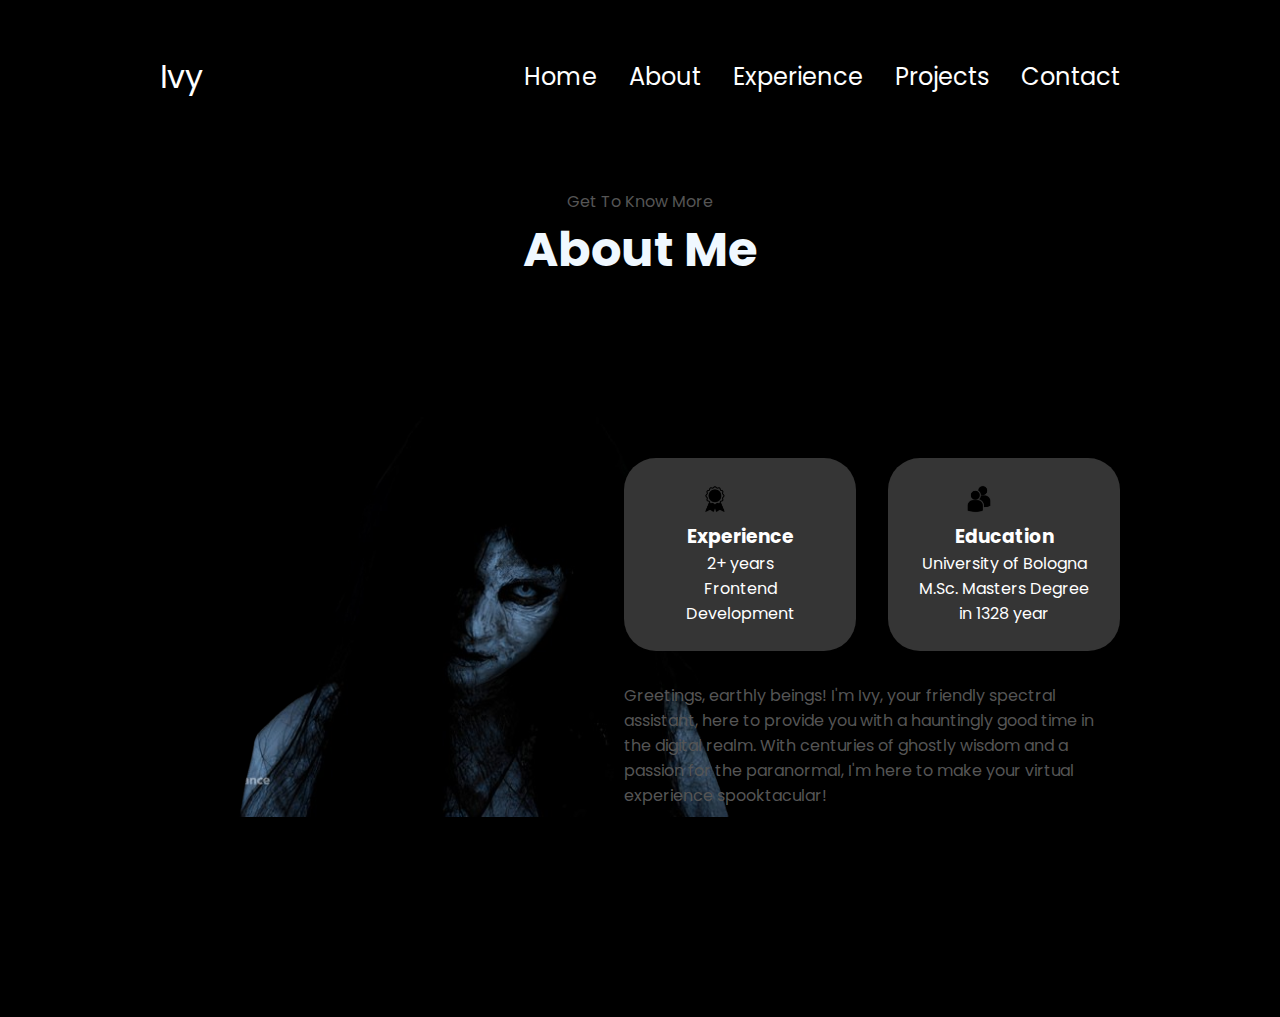
<file: about.html>
<!DOCTYPE html>
<html lang="en">
<head>
    <meta charset="UTF-8">
    <meta name="viewport" content="width=device-width, initial-scale=1.0">
    <title>Document</title>
    <link rel="stylesheet" href="style.css" />
    <link rel="stylesheet" href="mediaqueries.css" />
    <style>
      img {
        margin-right: 50px;
      }
    </style>
</head>
<body>
    <nav id="desktop-nav">
        <div class="logo">Ivy</div>
        <div>
          <ul class="nav-links">
            <li><a href="index.html">Home</a></li>
            <li><a href="about.html">About</a></li>
            <li><a href="experience.html">Experience</a></li>
            <li><a href="projects.html">Projects</a></li>
            <li><a href="contact.html">Contact</a></li>
          </ul>
        </div>
      </nav>
      <nav id="hamburger-nav">
        <div class="logo">Ivy</div>
        <div class="hamburger-menu">
          <div class="hamburger-icon" onclick="toggleMenu()">
            <span></span>
            <span></span>
            <span></span>
          </div>
          <div class="menu-links">
          <li><a href="index.html" onclick="toggleMenu()">Home</a></li>
            <li><a href="about.html" onclick="toggleMenu()">About</a></li>
            <li><a href="experience.html" onclick="toggleMenu()">Experience</a></li>
            <li><a href="projects.html" onclick="toggleMenu()">Projects</a></li>
            <li><a href="contact.html" onclick="toggleMenu()">Contact</a></li>
          </div>
        </div>
      </nav>
      <section id="about">
        <p class="section__text__p1">Get To Know More</p>
        <h1 class="title">About Me</h1>
        <div class="section-container">
          <div class="section__pic-container">
            <img
              src="3.png"
              alt="Profile picture"
              class="about-pic"
            />
          </div>
          <div class="about-details-container">
            <div class="about-containers">
              <div class="details-container">
                <img
                  src="experience.png"
                  alt="Experience icon"
                  class="icon"
                />
                <h3>Experience</h3>
                <p style="color: white;">2+ years <br />Frontend Development</p>
              </div>
              <div class="details-container">
                <img
                  src="education.png"
                  alt="Education icon"
                  class="icon"
                />
                <h3>Education</h3>
                <p style="color: white;">University of Bologna <br />M.Sc. Masters Degree in 1328 year</p>
              </div>
            </div>
            <div class="text-container">
              <p>
                Greetings, earthly beings! I'm Ivy, your friendly spectral assistant, here to provide you with a hauntingly good time in the digital realm. With centuries of ghostly wisdom and a passion for the paranormal, I'm here to make your virtual experience spooktacular!
              </p>
            </div>
          </div>
        </div>
        <img
          src="arrow.png"
          alt="Arrow icon"
          class="icon arrow"
          onclick="location.href='./#experience'"
        />
      </section>
      <script src="script.js"></script>
</body>
</html>
</file>
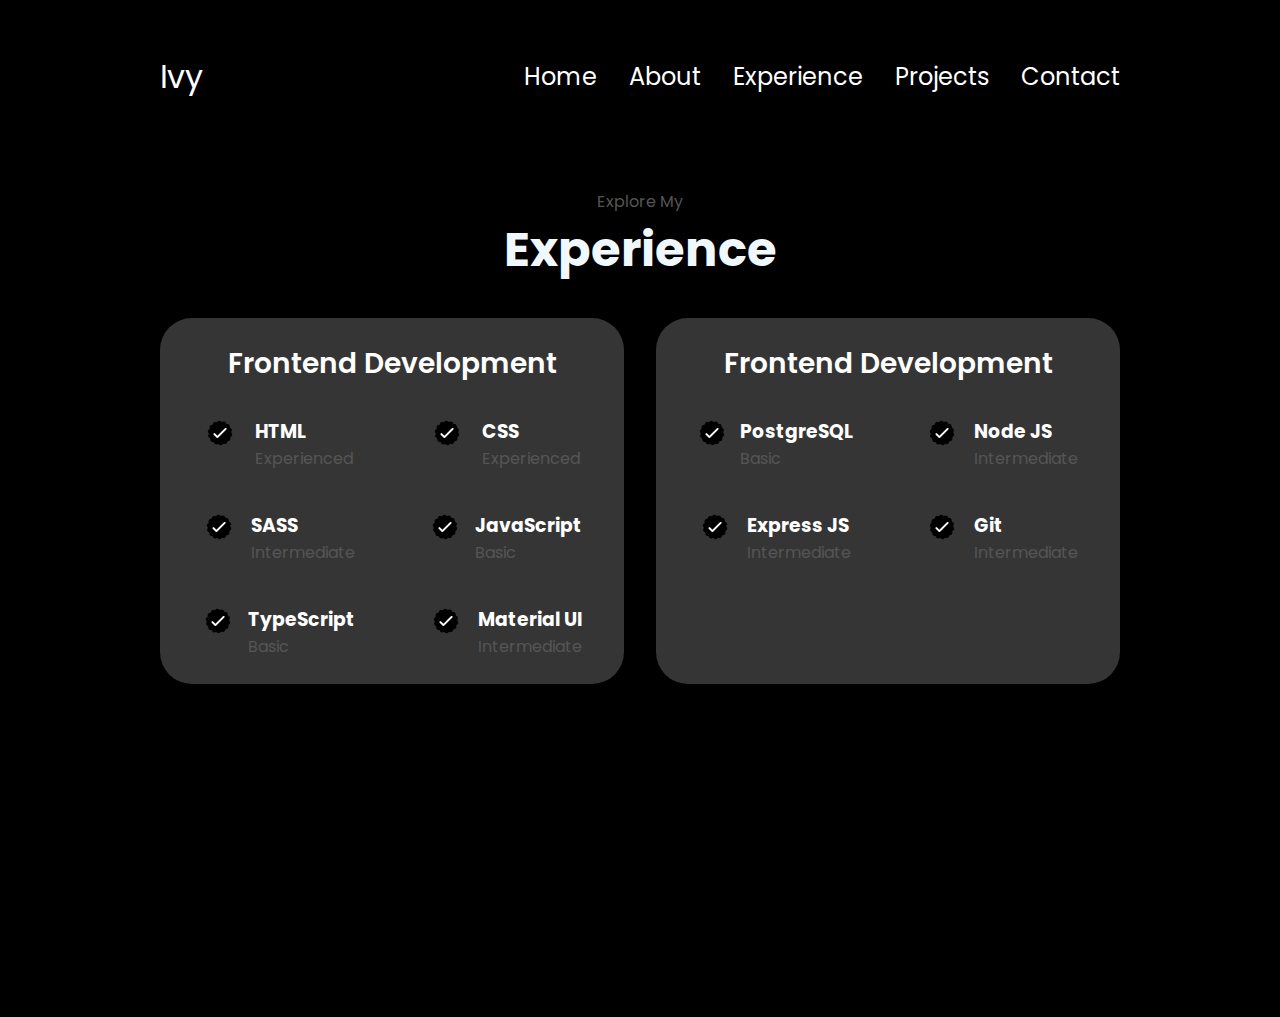
<file: experience.html>
<!DOCTYPE html>
<html lang="en">
<head>
    <meta charset="UTF-8">
    <meta name="viewport" content="width=device-width, initial-scale=1.0">
    <title>Document</title>
    <link rel="stylesheet" href="style.css" />
    <link rel="stylesheet" href="mediaqueries.css" />
</head>
<body>
    <nav id="desktop-nav">
        <div class="logo">Ivy</div>
        <div>
          <ul class="nav-links">
            <li><a href="index.html">Home</a></li>
            <li><a href="about.html">About</a></li>
            <li><a href="experience.html">Experience</a></li>
            <li><a href="projects.html">Projects</a></li>
            <li><a href="contact.html">Contact</a></li>
          </ul>
        </div>
      </nav>
      <nav id="hamburger-nav">
        <div class="logo">Ivy</div>
        <div class="hamburger-menu">
          <div class="hamburger-icon" onclick="toggleMenu()">
            <span></span>
            <span></span>
            <span></span>
          </div>
          <div class="menu-links">
          <li><a href="index.html" onclick="toggleMenu()">Home</a></li>
            <li><a href="about.html" onclick="toggleMenu()">About</a></li>
            <li><a href="experience.html" onclick="toggleMenu()">Experience</a></li>
            <li><a href="projects.html" onclick="toggleMenu()">Projects</a></li>
            <li><a href="contact.html" onclick="toggleMenu()">Contact</a></li>
          </div>
        </div>
      </nav>

      <section id="experience">
        <p class="section__text__p1">Explore My</p>
        <h1 class="title">Experience</h1>
        <div class="experience-details-container">
          <div class="about-containers">
            <div class="details-container">
              <h2 class="experience-sub-title">Frontend Development</h2>
              <div class="article-container">
                <article>
                  <img
                    src="checkmark.png"
                    alt="Experience icon"
                    class="icon"
                  />
                  <div>
                    <h3>HTML</h3>
                    <p>Experienced</p>
                  </div>
                </article>
                <article>
                  <img
                    src="checkmark.png"
                    alt="Experience icon"
                    class="icon"
                  />
                  <div>
                    <h3>CSS</h3>
                    <p>Experienced</p>
                  </div>
                </article>
                <article>
                  <img
                    src="checkmark.png"
                    alt="Experience icon"
                    class="icon"
                  />
                  <div>
                    <h3>SASS</h3>
                    <p>Intermediate</p>
                  </div>
                </article>
                <article>
                  <img
                    src="checkmark.png"
                    alt="Experience icon"
                    class="icon"
                  />
                  <div>
                    <h3>JavaScript</h3>
                    <p>Basic</p>
                  </div>
                </article>
                <article>
                  <img
                    src="checkmark.png"
                    alt="Experience icon"
                    class="icon"
                  />
                  <div>
                    <h3>TypeScript</h3>
                    <p>Basic</p>
                  </div>
                </article>
                <article>
                  <img
                    src="checkmark.png"
                    alt="Experience icon"
                    class="icon"
                  />
                  <div>
                    <h3>Material UI</h3>
                    <p>Intermediate</p>
                  </div>
                </article>
              </div>
            </div>
            <div class="details-container">
              <h2 class="experience-sub-title">Frontend Development</h2>
              <div class="article-container">
                <article>
                  <img
                    src="checkmark.png"
                    alt="Experience icon"
                    class="icon"
                  />
                  <div>
                    <h3>PostgreSQL</h3>
                    <p>Basic</p>
                  </div>
                </article>
                <article>
                  <img
                    src="checkmark.png"
                    alt="Experience icon"
                    class="icon"
                  />
                  <div>
                    <h3>Node JS</h3>
                    <p>Intermediate</p>
                  </div>
                </article>
                <article>
                  <img
                    src="checkmark.png"
                    alt="Experience icon"
                    class="icon"
                  />
                  <div>
                    <h3>Express JS</h3>
                    <p>Intermediate</p>
                  </div>
                </article>
                <article>
                  <img
                    src="checkmark.png"
                    alt="Experience icon"
                    class="icon"
                  />
                  <div>
                    <h3>Git</h3>
                    <p>Intermediate</p>
                  </div>
                </article>
              </div>
            </div>
          </div>
        </div>
        <img
          src="arrow.png"
          alt="Arrow icon"
          class="icon arrow"
          onclick="location.href='./#projects'"
        />
      </section>
      <script src="script.js"></script>
</body>
</html>
</file>
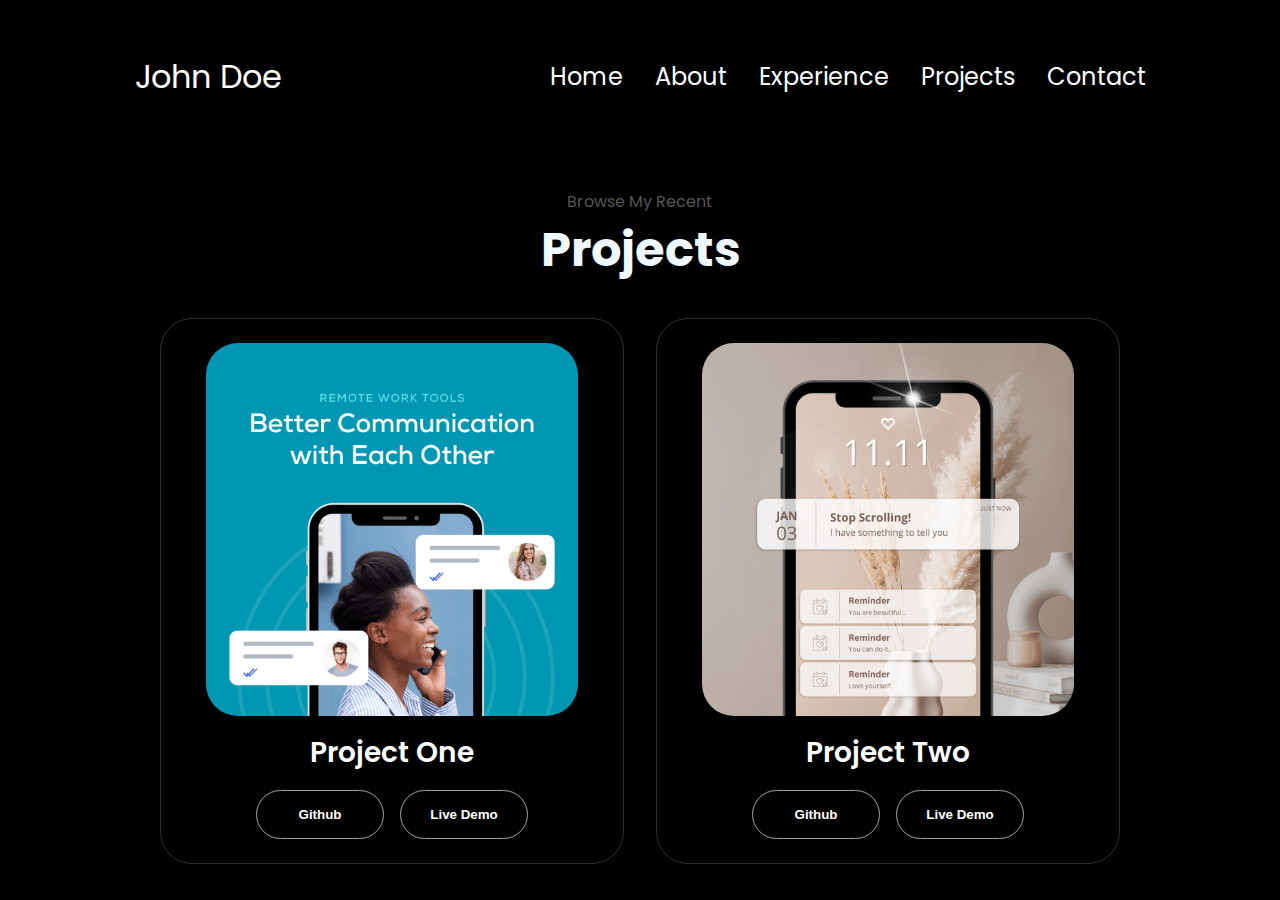
<file: projects.html>
<!DOCTYPE html>
<html lang="en">
<head>
    <meta charset="UTF-8">
    <meta name="viewport" content="width=device-width, initial-scale=1.0">
    <title>Document</title>
    <link rel="stylesheet" href="style.css" />
    <link rel="stylesheet" href="mediaqueries.css" />
</head>
<body>
    <nav id="desktop-nav">
        <div class="logo">John Doe</div>
        <div>
          <ul class="nav-links">
            <li><a href="index.html">Home</a></li>
            <li><a href="about.html">About</a></li>
            <li><a href="experience.html">Experience</a></li>
            <li><a href="projects.html">Projects</a></li>
            <li><a href="contact.html">Contact</a></li>
          </ul>
        </div>
      </nav>
      <nav id="hamburger-nav">
        <div class="logo">Ivy</div>
        <div class="hamburger-menu">
          <div class="hamburger-icon" onclick="toggleMenu()">
            <span></span>
            <span></span>
            <span></span>
          </div>
          <div class="menu-links">
          <li><a href="index.html" onclick="toggleMenu()">Home</a></li>
            <li><a href="about.html" onclick="toggleMenu()">About</a></li>
            <li><a href="experience.html" onclick="toggleMenu()">Experience</a></li>
            <li><a href="projects.html" onclick="toggleMenu()">Projects</a></li>
            <li><a href="contact.html" onclick="toggleMenu()">Contact</a></li>
          </div>
        </div>
      </nav>
      <section id="projects">
        <p class="section__text__p1">Browse My Recent</p>
        <h1 class="title">Projects</h1>
        <div class="experience-details-container">
          <div class="about-containers">
            <div class="details-container color-container">
              <div class="article-container">
                <img
                  src="project-1.png"
                  alt="Project 1"
                  class="project-img"
                />
              </div>
              <h2 class="experience-sub-title project-title">Project One</h2>
              <div class="btn-container">
                <button
                  class="btn btn-color-2 project-btn"
                  onclick="location.href='https://github.com/'"
                >
                  Github
                </button>
                <button
                  class="btn btn-color-2 project-btn"
                  onclick="location.href='https://github.com/'"
                >
                  Live Demo
                </button>
              </div>
            </div>
            <div class="details-container color-container">
              <div class="article-container">
                <img
                  src="project-2.png"
                  alt="Project 2"
                  class="project-img"
                />
              </div>
              <h2 class="experience-sub-title project-title">Project Two</h2>
              <div class="btn-container">
                <button
                  class="btn btn-color-2 project-btn"
                  onclick="location.href='https://github.com/'"
                >
                  Github
                </button>
                <button
                  class="btn btn-color-2 project-btn"
                  onclick="location.href='https://github.com/'"
                >
                  Live Demo
                </button>
              </div>
            </div>
            <!-- <div class="details-container color-container">
              <div class="article-container">
                <img
                  src="./assets/project-3.png"
                  alt="Project 3"
                  class="project-img"
                />
              </div>
              <h2 class="experience-sub-title project-title">Project Three</h2>
              <div class="btn-container">
                <button
                  class="btn btn-color-2 project-btn"
                  onclick="location.href='https://github.com/'"
                >
                  Github
                </button>
                <button
                  class="btn btn-color-2 project-btn"
                  onclick="location.href='https://github.com/'"
                >
                  Live Demo
                </button>
              </div>
            </div> -->
          </div>
        </div>
        <img
          src="arrow.png"
          alt="Arrow icon"
          class="icon arrow"
          onclick="location.href='./#contact'"
        />
      </section>
      <script src="script.js"></script>
</body>
</html>
</file>
<file: style.css>
/* GENERAL */

@import url("https://fonts.googleapis.com/css2?family=Poppins:wght@300;400;500;600&display=swap");

* {
  margin: 0;
  padding: 0;
}

body {
  font-family: "Poppins", sans-serif;
  background-color: black;
  color: white;
}

html {
  scroll-behavior: smooth;
}

p {
  color: rgb(85, 85, 85);
}

/* TRANSITION */

a,
.btn {
  transition: all 300ms ease;
}

/* DESKTOP NAV */

nav,
.nav-links {
  display: flex;
}

nav {
  justify-content: space-around;
  align-items: center;
  height: 17vh;
}

.nav-links {
  gap: 2rem;
  list-style: none;
  font-size: 1.5rem;
}

a {
  color: white;
  text-decoration: none;
  text-decoration-color: white;
}

a:hover {
  color: grey;
  text-decoration: underline;
  text-underline-offset: 1rem;
  text-decoration-color: rgb(181, 181, 181);
}

.logo {
  font-size: 2rem;
}

.logo:hover {
  cursor: default;
}

/* HAMBURGER MENU */

#hamburger-nav {
  display: none;
}

.hamburger-menu {
  position: relative;
  display: inline-block;
}

.hamburger-icon {
  display: flex;
  flex-direction: column;
  justify-content: space-between;
  height: 24px;
  width: 30px;
  cursor: pointer;
}

.hamburger-icon span {
  width: 100%;
  height: 2px;
  background-color: white;
  transition: all 0.3 ease-in-out;
}

.menu-links {
  position: absolute;
  top: 100%;
  right: 0;
  background-color: rgba(0, 0, 0, 0.733);
  width: fit-content;
  max-height: 0;
  overflow: hidden;
  transition: all 0.4 ease-in-out;
  z-index: 1111;
  text-align: center;

}

.menu-links a {
  display: block;
  padding: 10px;
  text-align: center;
  font-size: 1.1rem;
  color: white;
  text-decoration: none;
  transition: all 0.3 ease-in-out;
}

.menu-links li {
  list-style: none;
}

.menu-links.open {
  max-height: 300px;
}

.hamburger-icon.open span:first-child {
  transform: rotate(45deg) translate(10px, 5px);
}

.hamburger-icon.open span:nth-child(2) {
  opacity: 0;
}

.hamburger-icon.open span:last-child {
  transform: rotate(-45deg) translate(10px, -5px);
}

.hamburger-icon span:first-child {
  transform: none;
}

.hamburger-icon span:first-child {
  opacity: 1;
}

.hamburger-icon span:first-child {
  transform: none;
}

/* SECTIONS */

section {
  padding-top: 4vh;
  height: 96vh;
  margin: 0 10rem;
  box-sizing: border-box;
  min-height: fit-content;
}

.section-container {
  display: flex;
}

/* PROFILE SECTION */

#profile {
  display: flex;
  justify-content: center;
  gap: 5rem;
  height: 80vh;
}

.section__pic-container {
  display: flex;
  height: 400px;
  width: 400px;
  margin: auto 0;
}

.section__text {
  align-self: center;
  text-align: center;
}

.section__text p {
  font-weight: 600;
}

.section__text__p1 {
  text-align: center;
}

.section__text__p2 {
  font-size: 1.75rem;
  margin-bottom: 1rem;
}

.title {
  font-size: 3rem;
  text-align: center;
  color: aliceblue;
}

#socials-container {
  display: flex;
  justify-content: center;
  margin-top: 1rem;
  gap: 1rem;
}

/* ICONS */

.icon {
  cursor: pointer;
  height: 2rem;
}

/* BUTTONS */

.btn-container {
  display: flex;
  justify-content: center;
  gap: 1rem;
}

.btn {
  font-weight: 600;
  transition: all 300ms ease;
  padding: 1rem;
  width: 8rem;
  border-radius: 2rem;
}

.btn-color-1,
.btn-color-2 {
  border: rgb(53, 53, 53) 0.1rem solid;
}

.btn-color-1:hover,
.btn-color-2:hover {
  cursor: pointer;
}

.btn-color-1,
.btn-color-2:hover {
  background: rgb(53, 53, 53);
  color: white;
}

.btn-color-1:hover {
  background: rgb(0, 0, 0);
}

.btn-color-2 {
  background: none;
  color: white;
}

.btn-color-2:hover {
  border: rgb(255, 255, 255) 0.1rem solid;
}

.btn-container {
  gap: 1rem;
}

/* ABOUT SECTION */

#about {
  position: relative;
  
}

.about-containers {
  gap: 2rem;
  margin-bottom: 2rem;
  margin-top: 2rem;
  
}

.about-details-container {
  justify-content: center;
  flex-direction: column;
  
}

.about-containers,
.about-details-container {
  display: flex;
  
}

.about-pic {
  border-radius: 2rem;
}

.arrow {
  position: absolute;
  right: -5rem;
  bottom: 2.5rem;
}

.details-container {
  padding: 1.5rem;
  flex: 1;
  background: white;
  border-radius: 2rem;
  border: rgb(53, 53, 53) 0.1rem solid;
  border-color: transparent;
  text-align: center;
  
}

.section-container {
  gap: 4rem;
  height: 80%;
  
}

.section__pic-container {
  height: 400px;
  width: 400px;
  margin: auto 0;
  
}

/* EXPERIENCE SECTION */

#experience {
  position: relative;
}

.experience-sub-title {
  color: rgb(255, 255, 255);
  font-weight: 600;
  font-size: 1.75rem;
  margin-bottom: 2rem;
  
}
.details-container {
  background-color: #353535;
  color: rgb(255, 255, 255);

}

.experience-details-container {
  display: flex;
  justify-content: center;
  flex-direction: column;
  
}

.article-container {
  display: flex;
  text-align: initial;
  flex-wrap: wrap;
  flex-direction: row;
  gap: 2.5rem;
  justify-content: space-around;
  
}

article {
  display: flex;
  width: 10rem;
  justify-content: space-around;
  gap: 0.5rem;
  color: rgb(255, 255, 255);
  
}

article .icon {
  cursor: default;
}

/* PROJECTS SECTION */

#projects {
  position: relative;
}

.color-container {
  border-color: rgb(46, 46, 46);
  background: #000000;
}

.project-img {
  border-radius: 2rem;
  width: 90%;
  height: 90%;
}

.project-title {
  margin: 1rem;
  color: white;
}

.project-btn {
  color: white;
  border-color: rgb(163, 163, 163);
}

/* CONTACT */

#contact {
  display: flex;
  justify-content: center;
  flex-direction: column;
  height: 70vh;
}

.contact-info-upper-container {
  display: flex;
  justify-content: center;
  align-items: center;
  text-align: center;
  border-radius: 2rem;
  border: rgb(53, 53, 53) 0.1rem solid;
  border-color: rgb(163, 163, 163);
  background: (250, 250, 250);
  margin: 2.7rem auto;
  padding: 0.5rem;
}

.contact-info-container {
  display: flex;
  align-items: center;
  justify-content: center;
  gap: 0.5rem;
  margin: 1.1rem;
  margin-right: 6rem;
}

.contact-info-container p {
  font-size: larger;
}

.contact-icon {
  cursor: default;
}

.email-icon {
  height: 2.5rem;
}

/* FOOTER SECTION */

footer {
  height: 23vh;
  margin: 0 1rem;
}

footer p {
  margin-top: 15rem;
  text-align: center;
}
</file>
<file: mediaqueries.css>
@media screen and (max-width: 1400px) {
  #profile {
    height: 83vh;
    margin-bottom: 6rem;
  }
  .about-containers {
    flex-wrap: wrap;
  }
  #contact,
  #projects {
    height: fit-content;
  }
}

@media screen and (max-width: 1200px) {
  #desktop-nav {
    display: none;
  }
  #hamburger-nav {
    display: flex;
  }
  #experience,
  .experience-details-container {
    margin-top: 2rem;
  }
  #profile,
  .section-container {
    display: block;
  }
  .arrow {
    display: none;
  }
  section,
  .section-container {
    height: fit-content;
  }
  section {
    margin: 0 5%;
  }
  .section__pic-container {
    width: 275px;
    height: 275px;
    margin: 0 auto 2rem;
  }
  .about-containers {
    margin-top: 0;
  }
}

@media screen and (max-width: 600px) {
  #contact,
  footer {
    height: 40vh;
  }
  #profile {
    height: 83vh;
    margin-bottom: 0;
  }
  article {
    font-size: 1rem;
  }
  footer nav {
    height: fit-content;
    margin-bottom: 2rem;
  }
  .about-containers,
  .contact-info-upper-container,
  .btn-container {
    flex-wrap: wrap;
  }
  .contact-info-container {
    margin: 0;
  }
  .contact-info-container p,
  .nav-links li a {
    font-size: 1rem;
  }
  .experience-sub-title {
    font-size: 1.25rem;
  }
  .logo {
    font-size: 1.5rem;
  }
  .nav-links {
    flex-direction: column;
    gap: 0.5rem;
    text-align: center;
  }
  .section__pic-container {
    width: auto;
    height: 46vw;
    justify-content: center;
  }
  .section__text__p2 {
    font-size: 1.25rem;
  }
  .title {
    font-size: 2rem;
  }
  .text-container {
    text-align: justify;
  }
}
</file>
